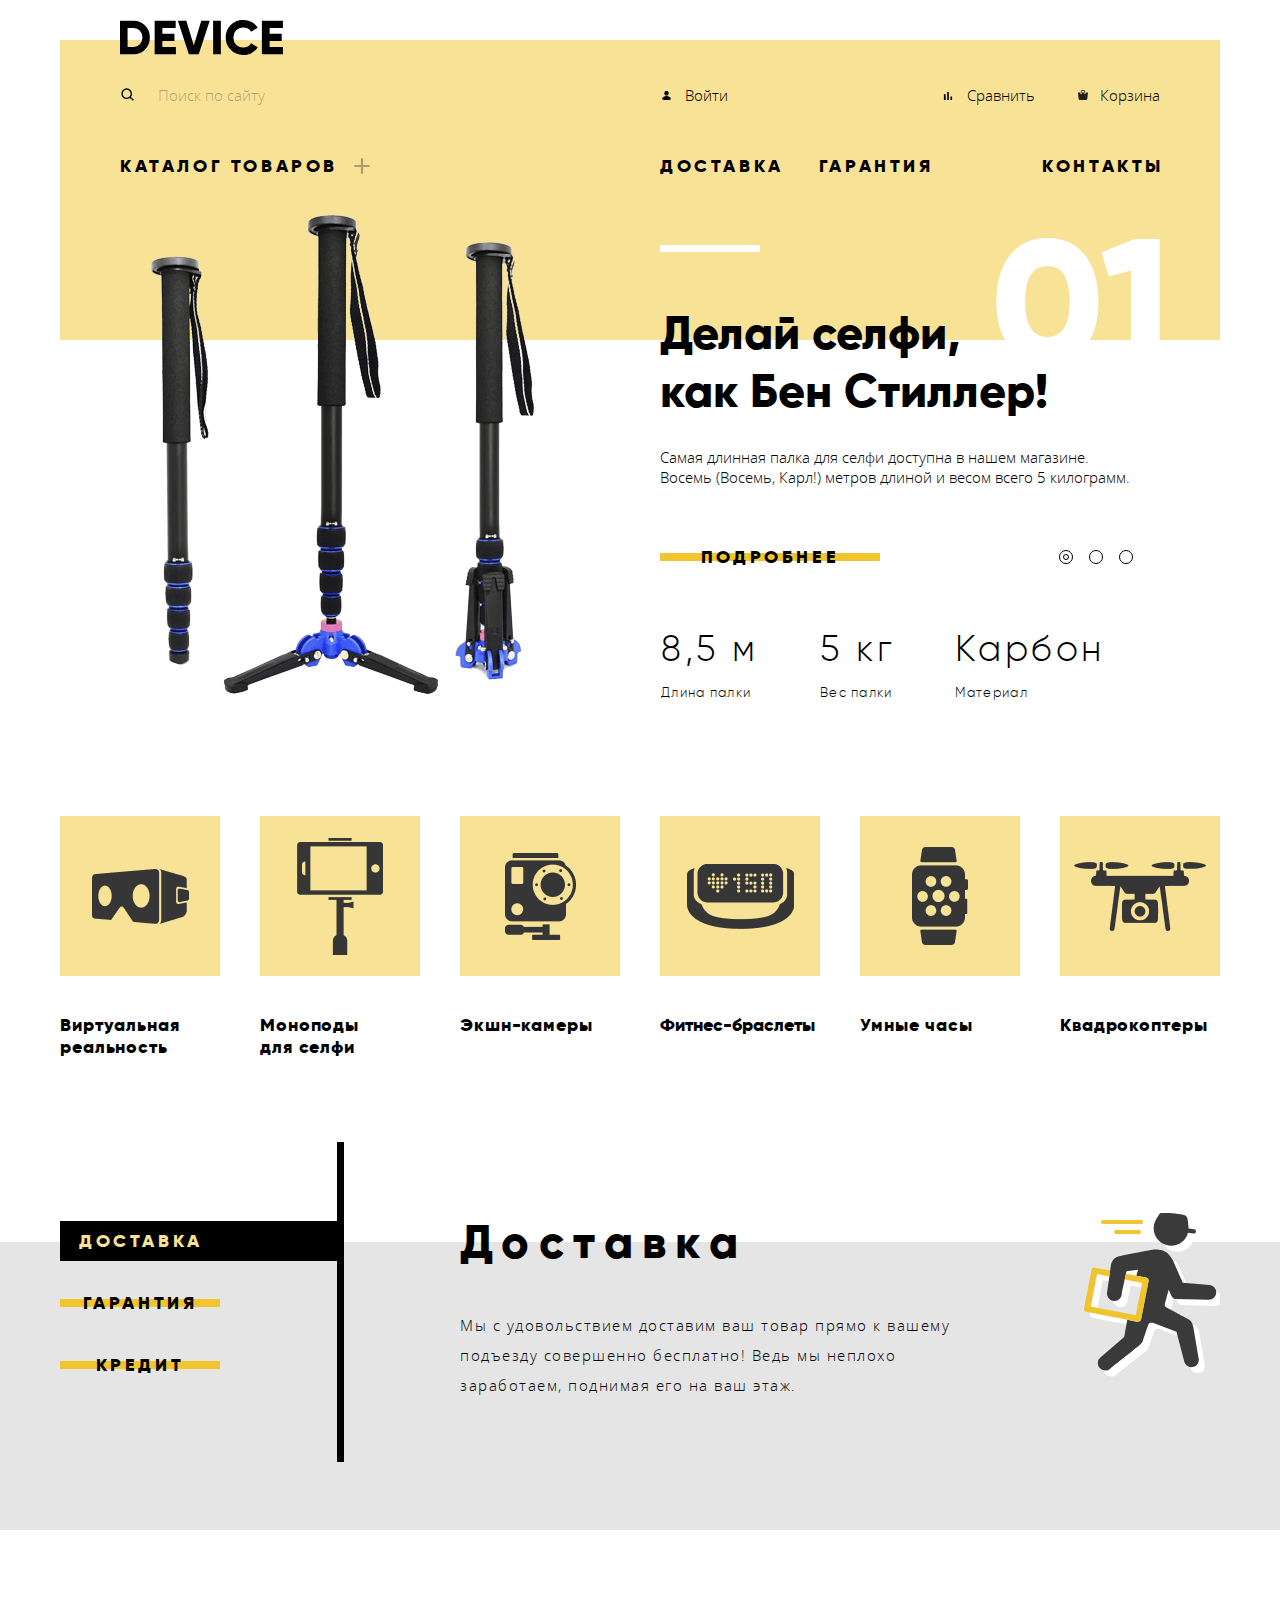
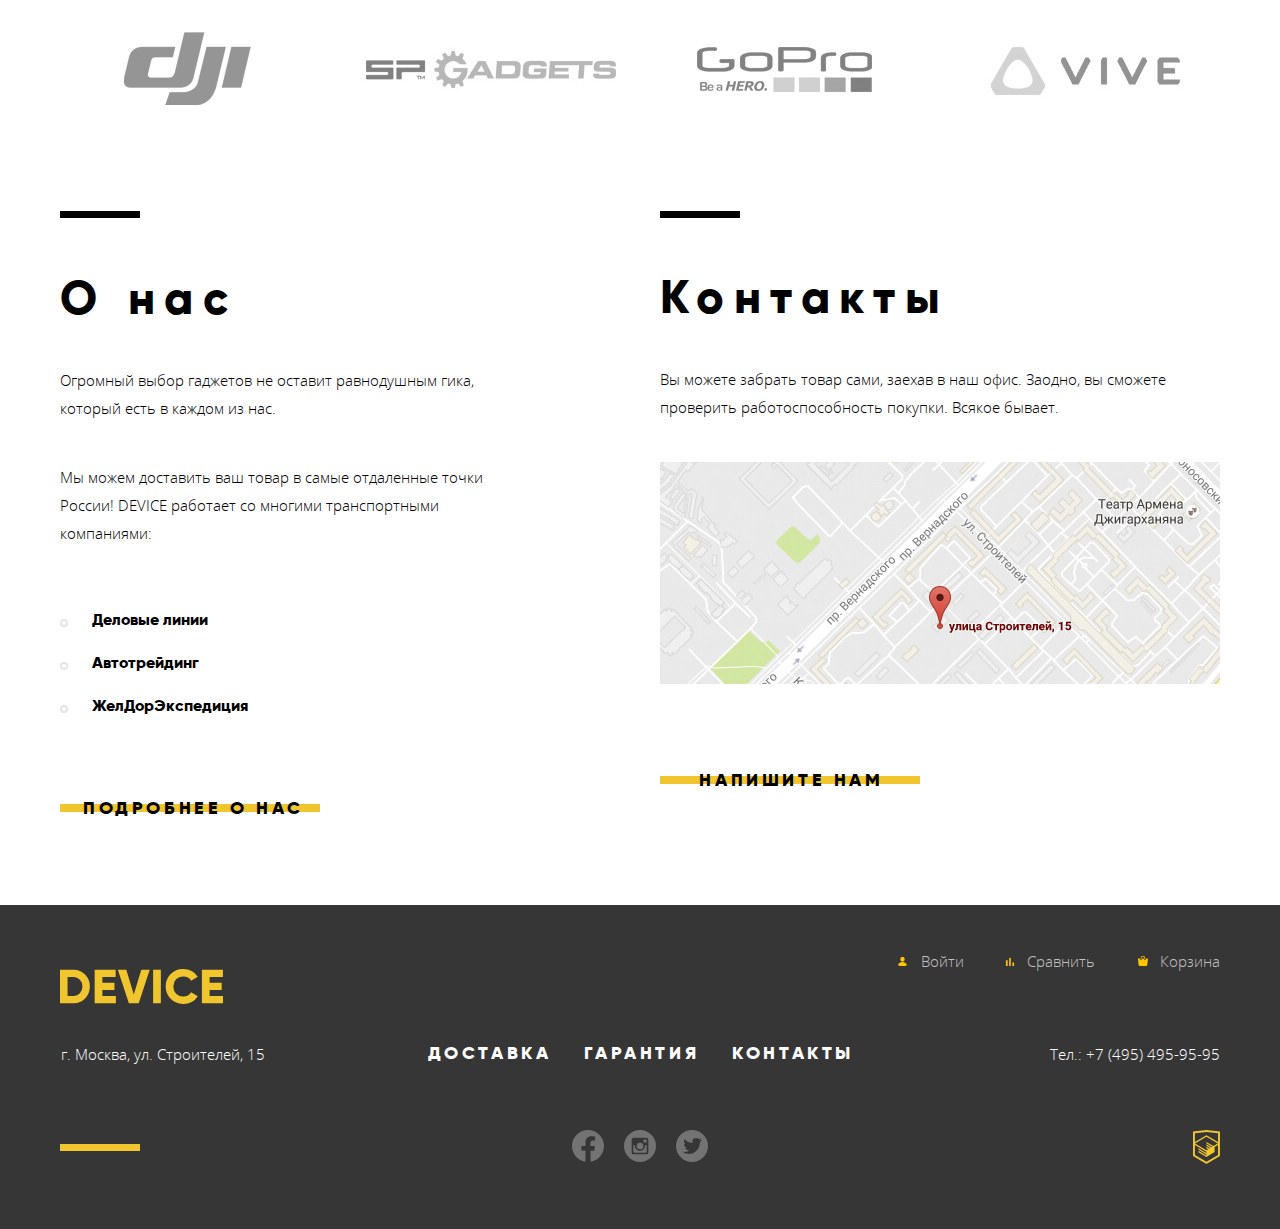
<file: index.html>
<!DOCTYPE html>
<html class="page" lang="ru">
  <head>
    <meta charset="UTF-8" />
    <link rel="shortcut icon" href="/img/favicon.png" type="image/png" />
    <link rel="stylesheet" href="css/normalize.css" />
    <link rel="stylesheet" href="css/style.min.css" />
    <title>Device магазин гаджетов</title>
  </head>
  <body class="page__body">
    <header class="header">
      <h1 class="visually-hidden">Сайт Device</h1>
      <div class="header__container">
        <a class="page-logo header__logo" tabindex="1">
          <img
            class="page-logo__img"
            src="img/icons/icon-logo-header.svg"
            width="163"
            height="35"
            alt="Логотип Device"
          />
        </a>
        <nav class="page-nav">
          <section class="user-nav">
            <h2 class="visually-hidden">Блок пользователя</h2>
            <form
              class="user-nav__form"
              action="https://echo.htmlacademy.ru/"
              method="get"
            >
              <label for="search"></label>
              <input
                class="user-nav__input"
                type="search"
                id="search"
                placeholder="Поиск по сайту"
                aria-label="Поиск по сайту"
              />
              <button class="user-nav__button" type="submit">Найти</button>
            </form>

            <ul class="user-nav__list">
              <li class="user-nav__item user-nav__item--exit">
                <a class="user-nav__link user-nav__link--user" href="#"
                  >Войти</a
                >
              </li>
              <li class="user-nav__item user-nav__item--compare">
                <a class="user-nav__link user-nav__link--compare" href="#"
                  >Сравнить</a
                >
              </li>
              <li class="user-nav__item">
                <a class="user-nav__link user-nav__link--basket" href="#"
                  >Корзина</a
                >
              </li>
            </ul>
          </section>
          <section class="site-nav">
            <h2 class="visually-hidden">Навигация</h2>
            <ul class="site-nav__list">
              <li class="site-nav__item site-nav__item--catalog">
                <a
                  class="site-nav__link site-nav__link--plus"
                  href="catalog.html"
                  >Каталог товаров</a
                >
                <div class="nav-catalog">
                  <ul class="nav-catalog__list">
                    <li class="nav-catalog__item">
                      <a class="nav-catalog__link" href="#"
                        >Виртуальная реальность</a
                      >
                    </li>
                    <li class="nav-catalog__item">
                      <a class="nav-catalog__link" href="#"
                        >Моноподы для селфи</a
                      >
                    </li>
                    <li class="nav-catalog__item">
                      <a class="nav-catalog__link" href="#">Экшн-камеры</a>
                    </li>
                  </ul>
                  <ul class="nav-catalog__list">
                    <li class="nav-catalog__item">
                      <a class="nav-catalog__link" href="#">Фитнес-браслеты</a>
                    </li>
                    <li class="nav-catalog__item">
                      <a class="nav-catalog__link" href="#">Умные часы</a>
                    </li>
                  </ul>
                  <ul class="nav-catalog__list">
                    <li class="nav-catalog__item">
                      <a class="nav-catalog__link" href="#">Квадрокоптер</a>
                    </li>
                  </ul>
                </div>
              </li>
              <li class="site-nav__item site-nav__item--delivery">
                <a class="site-nav__link" href="#">Доставка</a>
              </li>
              <li class="site-nav__item site-nav__item--guarantee">
                <a class="site-nav__link" href="#">Гарантия</a>
              </li>
              <li class="site-nav__item site-nav__item--contacts">
                <a class="site-nav__link" href="#">Контакты</a>
              </li>
            </ul>
          </section>
        </nav>
      </div>
    </header>
    <main>
      <section class="slider">
        <div class="container slider__container">
          <h2 class="visually-hidden">Слайдер</h2>
          <div class="slider__slide slider__slide--1 slider__slide--active">
            <div class="slider__col slider__col--left">
              <img
                class="slider__img slider__img--1"
                src="img/slider-1.png"
                width="384"
                height="486"
                alt="Палка для селфи"
              />
            </div>
            <div class="slider__col slider__col--right">
              <strong class="slider__quote"
                >Делай селфи,<br />
                как Бен Стиллер!
              </strong>
              <p class="slider__text">
                Самая длинная палка для селфи доступна в нашем магазине.<br />
                Восемь (Восемь, Карл!) метров длиной и весом всего 5 килограмм.
              </p>
              <a class="button slider__button" href="#">Подробнее</a>

              <table class="slider__table">
                <tr class="slider__table-row">
                  <th class="slider__table-heading">8,5 м</th>
                  <th class="slider__table-heading">5 кг</th>
                  <th class="slider__table-heading">Карбон</th>
                </tr>
                <tr class="slider__table-row">
                  <td class="slider__table-cell">Длина палки</td>
                  <td class="slider__table-cell">Вес палки</td>
                  <td class="slider__table-cell">Материал</td>
                </tr>
              </table>
            </div>
          </div>
          <div class="slider__slide slider__slide--2">
            <div class="slider__col slider__col--left">
              <img
                class="slider__img slider__img--2"
                src="img/slider-2.png"
                width="345"
                height="485"
                alt="Фитнес-браслеты"
              />
            </div>
            <div class="slider__col slider__col--right">
              <strong class="slider__quote">Худеем правильно!</strong>
              <p class="slider__text">
                Мотивирующие фитнес-браслеты помогут найти в себе силы<br />
                не пропускать занятия и соблюдать диету.
              </p>
              <a class="button slider__button" href="#">Подробнее</a>
              <table class="slider__table">
                <tr class="slider__table-row">
                  <th class="slider__table-heading">48 часов</th>
                </tr>
                <tr class="slider__table-row">
                  <td class="slider__table-cell">Без подзарядки</td>
                </tr>
              </table>
            </div>
          </div>
          <div class="slider__slide slider__slide--3">
            <div class="slider__col slider__col--left">
              <img
                class="slider__img slider__img--3"
                src="img/slider-3.png"
                width="526"
                height="334"
                alt="Квадрокоптер"
              />
            </div>

            <div class="slider__col slider__col--right">
              <strong class="slider__quote"
                >Порхает как бабочка, жалит как пчела!
              </strong>
              <p class="slider__text">
                Этот обычный, на первый взгляд, квадрокоптер оснащен<br />
                мощным лазером, замаскированным под стандартную камеру.
              </p>
              <a class="button slider__button" href="#">Подробнее</a>
              <table class="slider__table">
                <tr class="slider__table-row">
                  <th class="slider__table-heading">800 м</th>
                  <th class="slider__table-heading">50 м</th>
                </tr>
                <tr class="slider__table-row">
                  <td class="slider__table-cell">Дальность полета</td>
                  <td class="slider__table-cell">Радиус поражения</td>
                </tr>
              </table>
            </div>
          </div>
          <div class="slider__controls">
            <div
              class="slider__bullet slider__bullet--active"
              tabindex="0"
              data-number="0"
            ></div>
            <div class="slider__bullet" tabindex="0" data-number="1"></div>
            <div class="slider__bullet" tabindex="0" data-number="2"></div>
          </div>
        </div>
      </section>
      <section class="popular">
        <div class="container">
          <h2 class="visually-hidden">Популярные товары</h2>
          <ul class="popular__list">
            <li class="popular__item">
              <a class="popular__link" href="#">
                <div class="popular__img">
                  <img
                    src="img/popular-1.png"
                    width="97"
                    height="55"
                    alt="Виртуальная реальность"
                  />
                </div>
                <span class="popular__text">Виртуальная реальность</span>
              </a>
            </li>
            <li class="popular__item">
              <a class="popular__link" href="#">
                <div class="popular__img">
                  <img
                    src="img/popular-2.png"
                    width="86"
                    height="117"
                    alt="Монопод для селфи"
                  />
                </div>
                <span class="popular__text"
                  >Моноподы<br />
                  для селфи</span
                >
              </a>
            </li>
            <li class="popular__item">
              <a class="popular__link" href="#">
                <div class="popular__img">
                  <img
                    src="img/popular-3.png"
                    width="71"
                    height="87"
                    alt="Экшн-камеры"
                  />
                </div>
                <span class="popular__text">Экшн-камеры</span>
              </a>
            </li>
            <li class="popular__item">
              <a class="popular__link" href="#">
                <div class="popular__img">
                  <img
                    src="img/popular-4.png"
                    width="107"
                    height="65"
                    alt="Умные часы"
                  />
                </div>
                <span class="popular__text">Фитнес-браслеты</span>
              </a>
            </li>
            <li class="popular__item">
              <a class="popular__link" href="#">
                <div class="popular__img">
                  <img
                    src="img/popular-5.png"
                    width="56"
                    height="98"
                    alt="Квадрокоптеры"
                  />
                </div>
                <span class="popular__text"> Умные часы</span>
              </a>
            </li>

            <li class="popular__item">
              <a class="popular__link" href="#">
                <div class="popular__img">
                  <img
                    src="img/popular-6.png"
                    width="132"
                    height="69"
                    alt="Фитнес-браслеты"
                  />
                </div>
                <span class="popular__text">Квадрокоптеры</span>
              </a>
            </li>
          </ul>
        </div>
      </section>
      <section class="service">
        <div class="container service__container">
          <div class="service__col-left">
            <button
              class="button service__button service__button--active"
              title="Первый слайд"
              data-number="0"
            >
              Доставка
            </button>
            <button
              class="button service__button"
              title="Второй слайд"
              data-number="1"
            >
              Гарантия
            </button>
            <button
              class="button service__button"
              title="Третий слайд"
              data-number="2"
            >
              Кредит
            </button>
          </div>
          <div class="service__col-right">
            <div
              class="service__slide service__slide--1 service__slide--active"
            >
              <h2 class="service__tittle service__tittle--delivery">
                Доставка
              </h2>
              <p class="service__text">
                Мы с удовольствием доставим ваш товар прямо к вашему<br />
                подъезду совершенно бесплатно! Ведь мы неплохо<br />
                заработаем, поднимая его на ваш этаж.
              </p>
            </div>
            <div class="service__slide service__slide--2">
              <h2 class="service__tittle">Гарантия</h2>
              <p class="service__text">
                Если из-за возгорания купленного у нас товара у вас сгорит дом
                —<br />
                не переживайте, мы выдадим вам новый.<br />
                Товар, не дом, конечно же.
              </p>
            </div>
            <div class="service__slide service__slide--3">
              <h2 class="service__tittle">Кредит</h2>
              <p class="service__text">
                Залезть в долговую яму стало проще! Кредитные консультанты<br />
                подберут для вас наиболее выгодные<br />
                условия кредита. Выгодные для нашего банка, разумеется.
              </p>
            </div>
          </div>
        </div>
      </section>
      <section class="logotypes">
        <h2 class="visually-hidden">Логотипы</h2>
        <div class="container logotypes__container">
          <a class="logotypes__link" href="#"
            ><img
              class="logotypes__img"
              src="img/logo-1.png"
              width="260"
              height="100"
              alt="Логотип DJI"
          /></a>
          <a class="logotypes__link" href="#"
            ><img
              class="logotypes__img"
              src="img/logo-2.png"
              width="260"
              height="100"
              alt="Логотип SP Gadgets"
          /></a>
          <a class="logotypes__link" href="#"
            ><img
              class="logotypes__img"
              src="img/logo-3.png"
              width="260"
              height="100"
              alt="Логотип GoPro"
          /></a>
          <a class="logotypes__link" href="#"
            ><img
              class="logotypes__img"
              src="img/logo-4.png"
              width="260"
              height="100"
              alt="Логотип Vive"
          /></a>
        </div>
      </section>

      <div class="container info">
        <section class="about-us">
          <h2 class="about-us__title">О нас</h2>
          <p class="about-us__text">
            Огромный выбор гаджетов не оставит равнодушным гика,<br />
            который есть в каждом из нас.
          </p>
          <p class="about-us__text about-us__text--margin">
            Мы можем доставить ваш товар в самые отдаленные точки<br />
            России! DEVICE работает со многими транспортными компаниями:
          </p>
          <ul class="about-us__list">
            <li class="about-us__item">Деловые линии</li>
            <li class="about-us__item">Автотрейдинг</li>
            <li class="about-us__item">ЖелДорЭкспедиция</li>
          </ul>
          <a href="#" class="button about-us__button">подробнее о нас</a>
        </section>
        <section class="contacts">
          <h2 class="contacts__title">Контакты</h2>
          <p class="contacts__text">
            Вы можете забрать товар сами, заехав в наш офис. Заодно, вы
            сможете<br />
            проверить работоспособность покупки. Всякое бывает.
          </p>

          <a
            class="contacts__map"
            href="map.html"
            aria-label="Магазин находится по адресу: г. Москва, ул. Строителей, 15"
          >
            <img src="img/map.jpg" width="560" height="222" alt="Карта"
          /></a>

          <a href="writeus.html" class="button contacts__button"
            >напишите нам</a
          >
        </section>
      </div>
    </main>

    <footer class="footer">
      <div class="container footer__container">
        <div class="footer__row footer__row--top">
          <a class="footer__logo" href="index.html">
            <img
              class="footer__img"
              src="img/icons/icon-logo-footer.svg"
              width="163"
              height="35"
              alt="Логотип Device"
            />
          </a>
          <ul class="user-nav footer__nav">
            <li class="user-nav__item footer__item">
              <a class="user-nav__link user-nav__link--user" href="#">Войти</a>
            </li>
            <li class="user-nav__item footer__item">
              <a class="user-nav__link user-nav__link--compare" href="#"
                >Сравнить</a
              >
            </li>
            <li class="user-nav__item footer__item">
              <a class="user-nav__link user-nav__link--basket" href="#"
                >Корзина</a
              >
            </li>
          </ul>
        </div>
        <div class="footer__row footer__row--center">
          <address class="footer__address">
            г. Москва, ул. Строителей, 15
          </address>
          <section class="site-nav footer__nav">
            <h2 class="visually-hidden">Навигация</h2>
            <ul class="site-nav__list footer__list">
              <li class="site-nav__item">
                <a class="site-nav__link footer__link" href="#">Доставка</a>
              </li>
              <li class="site-nav__item">
                <a class="site-nav__link footer__link" href="#">Гарантия</a>
              </li>

              <li class="site-nav__item">
                <a class="site-nav__link footer__link" href="#">Контакты</a>
              </li>
            </ul>
          </section>
          <a class="footer__phone" href="tel:+74954959595"
            >Тел.: +7 (495) 495-95-95</a
          >
        </div>
        <div class="footer__row footer__row--bottom">
          <ul class="social footer__social">
            <li class="social__item">
              <a class="social__link" href="#">
                <img
                  src="img/icons/icon-facebook.svg"
                  alt="facebook"
                  width="32"
                  height="32"
                />
              </a>
            </li>
            <li class="social__item">
              <a class="social__link" href="#">
                <img
                  src="img/icons/icon-insagram.svg"
                  alt="Instagram"
                  width="32"
                  height="32"
                />
              </a>
            </li>
            <li class="social__item">
              <a class="social__link" href="#">
                <img
                  src="img/icons/icon-twitter.svg"
                  alt="Twitter"
                  width="32"
                  height="32"
                />
              </a>
            </li>
          </ul>
          <a
            class="footer__icon"
            href="https://htmlacademy.ru/intensive/htmlcss"
          >
            <img
              src="img/icons/icon-html-logo.svg"
              alt="Логотип академии"
              width="27"
              height="34"
            />
          </a>
        </div>
      </div>
    </footer>

    <section class="feedback">
      <h2 class="visually-hidden">Напишите нам</h2>

      <form
        class="feedback__form"
        action="https://echo.htmlacademy.ru/"
        method="post"
      >
        <p>
          <label class="feedback__label" for="user-name"> Ваше имя:</label>
          <input
            class="feedback__input"
            name="name"
            type="text"
            id="user-name"
            placeholder="Имя Фамилия"
          />
        </p>

        <p>
          <label class="feedback__label" for="feedbackEmail">Ваш e-mail:</label>
          <input
            class="feedback__input"
            name="email"
            type="text"
            id="feedbackEmail"
            placeholder="email@example.com"
          />
        </p>

        <p class="feedback__wrapper">
          <label class="feedback__label" for="feedbacktext"
            >Текст письма:</label
          >
          <textarea
            class="feedback__textarea"
            name="message"
            cols="25"
            rows="5"
            id="feedbacktext"
            placeholder="В свободной форме"
          ></textarea>
        </p>

        <button class="button feedback__button" type="submit">Отправить</button>
      </form>
      <button class="button-close feedback__close" type="button"></button>
    </section>
    <section class="map">
      <h2 class="visually-hidden">Карта</h2>
      <iframe
        class="map__interactive"
        src="https://www.google.com/maps/embed?pb=!1m18!1m12!1m3!1d2249.1125488779976!2d37.5274272859175!3d55.68703098053581!2m3!1f0!2f0!3f0!3m2!1i1024!2i768!4f13.1!3m3!1m2!1s0x46b54cf65f5c8955%3A0x694710ccd55501e!2z0YPQuy4g0KHRgtGA0L7QuNGC0LXQu9C10LksIDE1LCDQnNC-0YHQutCy0LAsIDExOTMxMQ!5e0!3m2!1sru!2sru!4v1613976573897!5m2!1sru!2sru"
        width="994"
        height="593"
        allowfullscreen=""
        loading="lazy"
        title="Магазин находится по адресу: г. Москва, ул. Строителей, 15"
      ></iframe>
      <button class="button-close map__close" type="button"></button>
    </section>
    <script src="js/script.min.js"></script>
  </body>
</html>
</file>
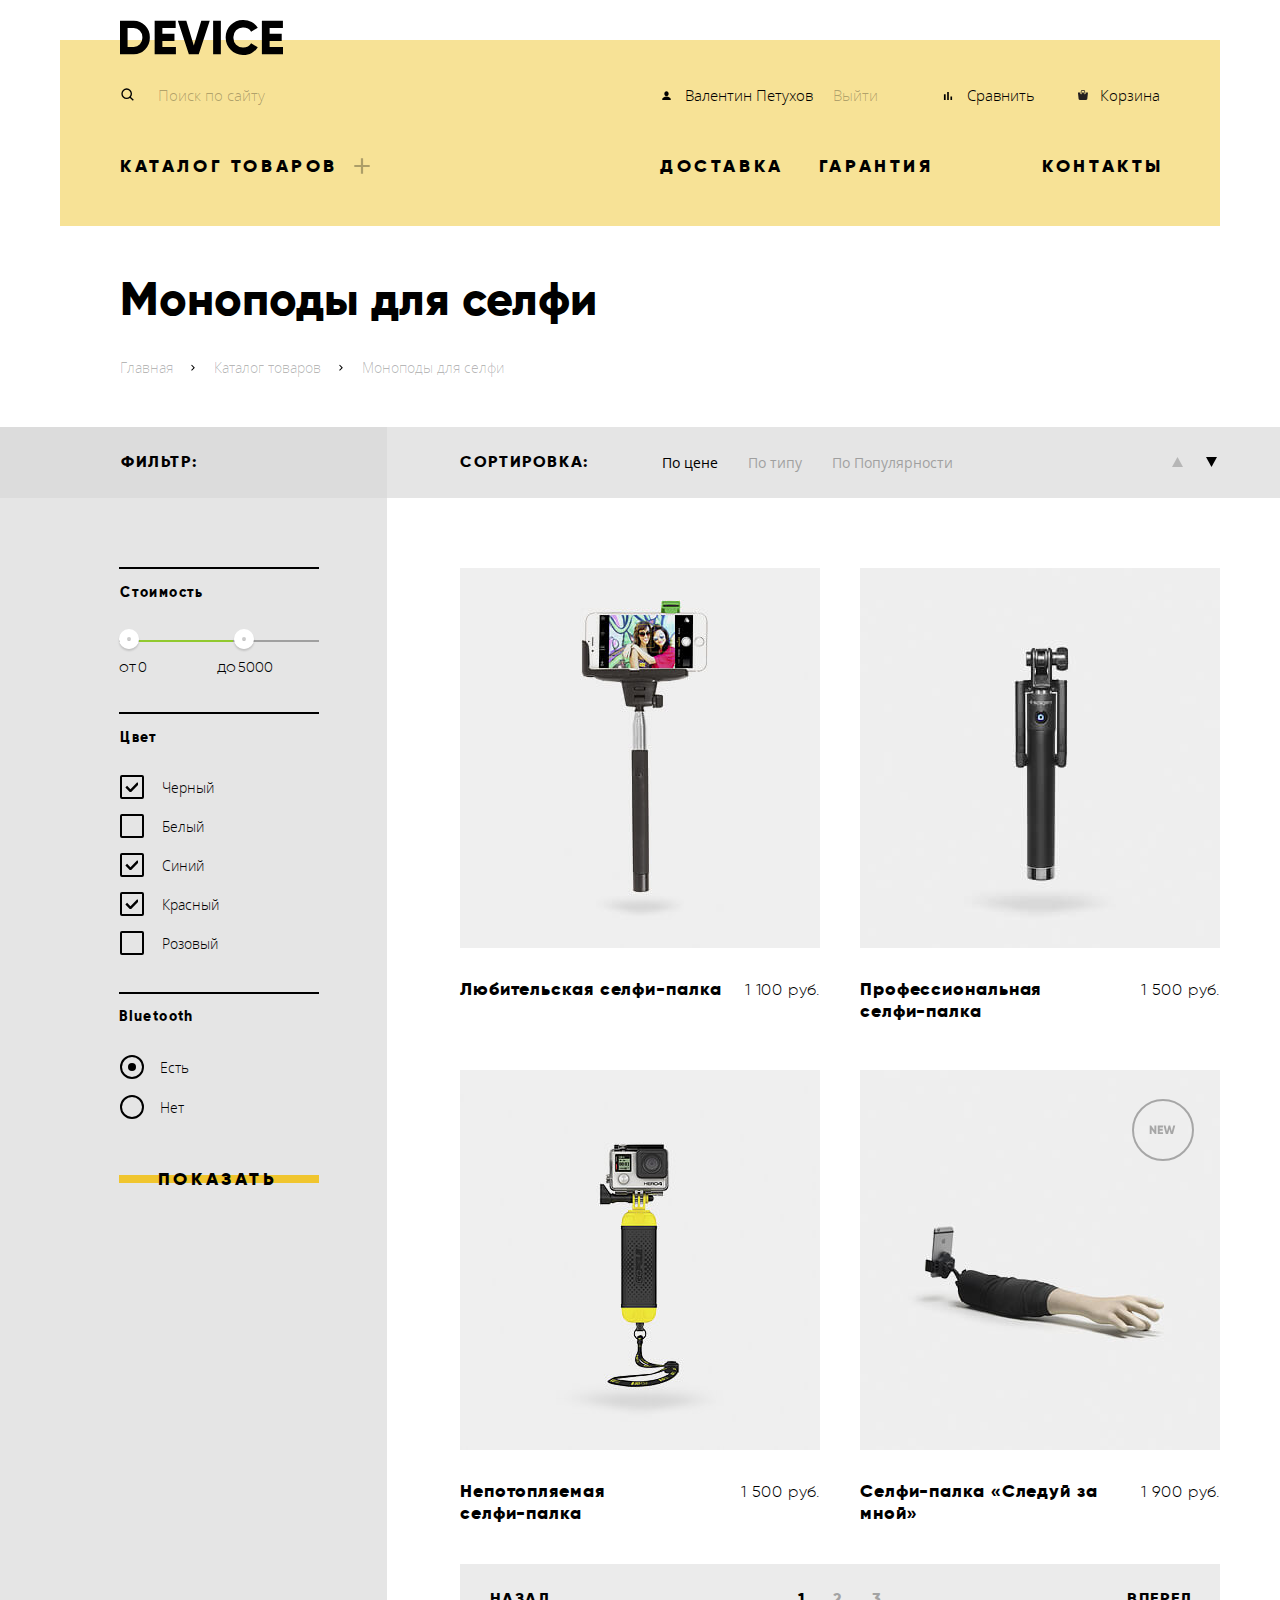
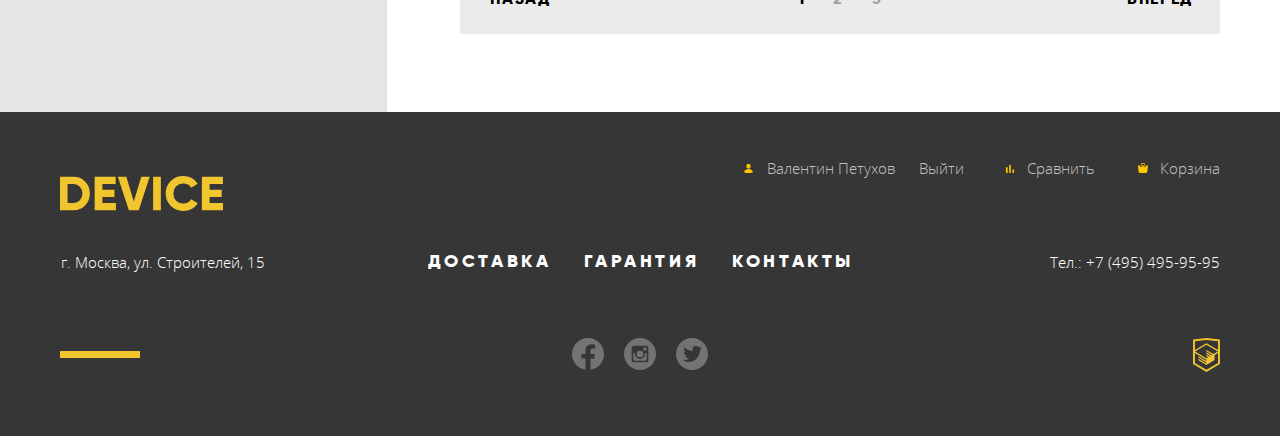
<file: catalog.html>
<!DOCTYPE html>
<html class="page" lang="ru">
  <head>
    <meta charset="UTF-8" />
    <link rel="shortcut icon" href="/img/favicon.png" type="image/png" />
    <link rel="stylesheet" href="css/normalize.css" />
    <link rel="stylesheet" href="css/style.min.css" />
    <title>Device магазин гаджетов</title>
  </head>
  <body class="page__body">
    <header class="header">
      <h1 class="visually-hidden">Сайт девайс</h1>
      <div class="header__container header__container--catalog">
        <a class="page-logo header__logo" href="index.html">
          <img
            class="page-logo__img"
            src="img/icons/icon-logo-header.svg"
            width="163"
            height="35"
            alt="Логотип Divice"
          />
        </a>
        <nav class="page-nav">
          <section class="user-nav">
            <h2 class="visually-hidden">Блок пользователя</h2>
            <form
              class="user-nav__form"
              action="https://echo.htmlacademy.ru/"
              method="get"
            >
              <label for="search"></label>
              <input
                class="user-nav__input"
                type="search"
                id="search"
                placeholder="Поиск по сайту"
              />
              <button class="user-nav__button" type="submit">Найти</button>
            </form>

            <ul class="user-nav__list user-nav__list--catalog">
              <li class="user-nav__item">
                <a href="#" class="user-nav__link user-nav__link--name"
                  >Валентин Петухов</a
                >
                <a class="user-nav__link user-nav__link--exit" href="#"
                  >Выйти</a
                >
              </li>
              <li class="user-nav__item user-nav__item--compare">
                <a class="user-nav__link user-nav__link--compare" href="#"
                  >Сравнить</a
                >
              </li>
              <li class="user-nav__item">
                <a class="user-nav__link user-nav__link--basket" href="#"
                  >Корзина</a
                >
              </li>
            </ul>
          </section>
          <section class="site-nav">
            <h2 class="visually-hidden">Навигация</h2>
            <ul class="site-nav__list">
              <li class="site-nav__item">
                <a
                  class="site-nav__link site-nav__link--plus"
                  href="catalog.html"
                  >Каталог товаров</a
                >
                <div class="nav-catalog">
                  <ul class="nav-catalog__list">
                    <li class="nav-catalog__item">
                      <a class="nav-catalog__link" href="#"
                        >Виртуальная реальность</a
                      >
                    </li>
                    <li class="nav-catalog__item">
                      <a class="nav-catalog__link" href="#"
                        >Моноподы для селфи</a
                      >
                    </li>
                    <li class="nav-catalog__item">
                      <a class="nav-catalog__link" href="#">Экшн-камеры</a>
                    </li>
                  </ul>
                  <ul class="nav-catalog__list">
                    <li class="nav-catalog__item">
                      <a class="nav-catalog__link" href="#">Фитнес-браслеты</a>
                    </li>
                    <li class="nav-catalog__item">
                      <a class="nav-catalog__link" href="#">Умные часы</a>
                    </li>
                  </ul>
                  <ul class="nav-catalog__list">
                    <li class="nav-catalog__item">
                      <a class="nav-catalog__link" href="#">Квадрокоптеры</a>
                    </li>
                  </ul>
                </div>
              </li>
              <li class="site-nav__item site-nav__item--delivery">
                <a class="site-nav__link" href="#">Доставка</a>
              </li>
              <li class="site-nav__item site-nav__item--guarantee">
                <a class="site-nav__link" href="#">Гарантия</a>
              </li>
              <li class="site-nav__item site-nav__item--contacts">
                <a class="site-nav__link" href="#">Контакты</a>
              </li>
            </ul>
          </section>
        </nav>
      </div>
    </header>
    <main class="page-catalog">
      <div class="page-catalog__header container">
        <h2 class="page-title page-catalog__title">Моноподы для селфи</h2>

        <ul class="breadcrumbs">
          <li class="breadcrumbs__item">
            <a class="breadcrumbs__link" href="index.html">Главная</a>
          </li>
          <li class="breadcrumbs__item">
            <a class="breadcrumbs__link" href="catalog.html">Каталог товаров</a>
          </li>
          <li class="breadcrumbs__item breadcrumbs__item--last">
            <a class="breadcrumbs__link"> Моноподы для селфи</a>
          </li>
        </ul>
      </div>
      <div class="catalog-columns container">
        <div class="catalog-col catalog-col-left">
          <section class="catalog-filter">
            <div class="catalog-filter__header">
              <h2 class="catalog-filter__title">Фильтр:</h2>
            </div>
            <form
              class="catalog-filter__form"
              method="get"
              action="https://echo.htmlacademy.ru"
            >
              <div class="catalog-filter__item catalog-filter__group">
                <h3 class="catalog-filter__legend">Стоимость</h3>
                <div class="catalog-filter__range">
                  <div class="catalog-filter__controls">
                    <div class="catalog-filter__scale">
                      <div class="catalog-filter__bar"></div>
                    </div>
                    <div class="toggle toggle-min"></div>
                    <div class="toggle toggle-max"></div>
                  </div>
                  <div class="price-controls">
                    <label class="min-price">
                      от <input type="number" name="min-price" value="0" />
                    </label>
                    <label class="max-price">
                      до <input type="number" name="max-price" value="5000" />
                    </label>
                  </div>
                </div>
              </div>
              <div class="product-color catalog-filter__group">
                <h3 class="product-color__title">Цвет</h3>
                <ul class="product-color__list">
                  <li class="product-color__item">
                    <input
                      class="product-color__input visually-hidden"
                      type="checkbox"
                      name="black"
                      id="black"
                      checked
                    />
                    <label class="product-color__label" for="black"
                      >Черный</label
                    >
                  </li>
                  <li class="product-color__item">
                    <input
                      class="product-color__input visually-hidden"
                      type="checkbox"
                      name="white"
                      id="white"
                    />
                    <label class="product-color__label" for="white"
                      >Белый</label
                    >
                  </li>
                  <li class="product-color__item">
                    <input
                      class="product-color__input visually-hidden"
                      type="checkbox"
                      name="blue"
                      id="blue"
                      checked
                    />
                    <label class="product-color__label" for="blue">Синий</label>
                  </li>
                  <li class="product-color__item">
                    <input
                      class="product-color__input visually-hidden"
                      type="checkbox"
                      name="red"
                      id="red"
                      checked
                    />
                    <label class="product-color__label" for="red"
                      >Красный</label
                    >
                  </li>
                  <li class="product-color__item">
                    <input
                      class="product-color__input visually-hidden"
                      type="checkbox"
                      name="pink"
                      id="pink"
                    />
                    <label class="product-color__label" for="pink"
                      >Розовый</label
                    >
                  </li>
                </ul>
              </div>
              <div class="product-functions catalog-filter__group">
                <h3 class="product-functions__title">Bluetooth</h3>
                <ul class="product-functions__list">
                  <li class="product-functions__item">
                    <input
                      class="visually-hidden product-functions__input"
                      type="radio"
                      name="Bluetooth"
                      id="yes"
                      value="yes"
                      checked
                    />
                    <label class="product-functions__label" for="yes"
                      >Есть</label
                    >
                  </li>
                  <li class="product-functions__item">
                    <input
                      class="visually-hidden product-functions__input"
                      type="radio"
                      name="Bluetooth"
                      value="no"
                      id="no"
                    />
                    <label class="product-functions__label" for="no">Нет</label>
                  </li>
                </ul>
              </div>
              <button class="button button__filter" type="submit">
                Показать
              </button>
            </form>
          </section>
        </div>
        <div class="catalog-col catalog-col-right">
          <section class="sorting">
            <div class="sorting__container">
              <h2 class="sorting__title">Сортировка:</h2>
              <ul class="sorting__list">
                <li class="sorting__item">
                  <a class="sorting__link" href="#">По цене</a>
                </li>
                <li class="sorting__item">
                  <a class="sorting__link sorting__link--type" href="#"
                    >По типу</a
                  >
                </li>
                <li class="sorting__item">
                  <a class="sorting__link sorting__link--type" href="#"
                    >По Популярности</a
                  >
                </li>
              </ul>
              <div class="button-sorting">
                <a
                  href="#"
                  class="button-sorting__button button-sorting__button--up"
                  ><span class="visually-hidden">По возрастанию</span>
                </a>
                <a
                  href="#"
                  class="button-sorting__button button-sorting__button--down"
                  ><span class="visually-hidden">По убыванию</span>
                </a>
              </div>
            </div>
          </section>
          <section class="products">
            <h2 class="visually-hidden">Продукты</h2>
            <article class="products__item">
              <h2 class="visually-hidden">Любительская селфи-палка</h2>
              <img
                class="products__img"
                src="img/product-1.jpg"
                alt="Любительская селфи-палка"
                width="360"
                height="380"
              />
              <div class="products__details">
                <a class="products__link" href="#">Любительская селфи-палка</a>
                <span class="products__price">1 100 руб.</span>
              </div>
              <div class="products__actions">
                <button class="button button__basket">в корзину</button>
                <button class="button__comparison">Добавить к сравнению</button>
              </div>
            </article>
            <article class="products__item">
              <h2 class="visually-hidden">Профессиональная селфи-палка</h2>
              <img
                class="products__img"
                src="img/product-2.jpg"
                alt="Профессиональная
                селфи-палка "
                width="360"
                height="380"
              />
              <div class="products__details">
                <a class="products__link" href="#">
                  Профессиональная<br />
                  селфи-палка</a
                >
                <span class="products__price">1 500 руб.</span>
              </div>
              <div class="products__actions">
                <button class="button button__basket">в корзину</button>
                <button class="button__comparison">Добавить к сравнению</button>
              </div>
            </article>
            <article class="products__item">
              <h2 class="visually-hidden">Непотопляемая селфи-палка</h2>
              <img
                class="products__img"
                src="img/product-3.jpg"
                alt="Непотопляемая селфи-палка"
                width="360"
                height="380"
              />
              <div class="products__details">
                <a class="products__link" href="#"
                  >Непотопляемая<br />
                  селфи-палка</a
                >
                <span class="products__price">1 500 руб.</span>
              </div>
              <div class="products__actions">
                <button class="button button__basket">в корзину</button>
                <button class="button__comparison">Добавить к сравнению</button>
              </div>
            </article>
            <article class="products__item products__item--new">
              <h2 class="visually-hidden">Селфи-палка Следуй за мной</h2>
              <img
                class="products__img"
                src="img/product-4.jpg"
                alt="Селфи-палка «Следуй за мной»"
                width="360"
                height="380"
              />
              <div class="products__details">
                <a class="products__link" href="#"
                  >Селфи-палка «Следуй за мной»
                </a>
                <span class="products__price">1 900 руб.</span>
              </div>
              <div class="products__actions">
                <button class="button button__basket">в корзину</button>
                <button class="button__comparison">Добавить к сравнению</button>
              </div>
            </article>
          </section>
          <div class="pagination">
            <button class="pagination__button">Назад</button>
            <ul class="pagination__list">
              <li class="pagination__item">
                <button class="pagination__number pagination__number--one">
                  1
                </button>
              </li>
              <li class="pagination__item">
                <button class="pagination__number pagination__number--two">
                  2
                </button>
              </li>
              <li class="pagination__item">
                <button class="pagination__number pagination__number--three">
                  3
                </button>
              </li>
            </ul>
            <button class="pagination__button">Вперед</button>
          </div>
        </div>
      </div>
    </main>

    <footer class="footer footer__catalog">
      <div class="container footer__container">
        <div class="footer__row footer__row--top">
          <a class="footer__logo" href="index.html">
            <img
              class="footer__img"
              src="img/icons/icon-logo-footer.svg"
              width="163"
              height="35"
              alt="Логотип Device"
            />
          </a>
          <ul class="user-nav footer__nav">
            <li class="user-nav__item footer__item">
              <a class="user-nav__link user-nav__link--user"
                >Валентин Петухов</a
              >
              <a class="user-nav__link user-nav__link--color" href="#">Выйти</a>
            </li>
            <li class="user-nav__item footer__item">
              <a class="user-nav__link user-nav__link--compare" href="#"
                >Сравнить</a
              >
            </li>
            <li class="user-nav__item footer__item">
              <a class="user-nav__link user-nav__link--basket" href="#"
                >Корзина</a
              >
            </li>
          </ul>
        </div>
        <div class="footer__row footer__row--center">
          <address class="footer__address">
            г. Москва, ул. Строителей, 15
          </address>
          <section class="site-nav footer__nav">
            <h2 class="visually-hidden">Навигация</h2>
            <ul class="site-nav__list footer__list">
              <li class="site-nav__item">
                <a class="site-nav__link footer__link" href="#">Доставка</a>
              </li>
              <li class="site-nav__item">
                <a class="site-nav__link footer__link" href="#">Гарантия</a>
              </li>

              <li class="site-nav__item">
                <a class="site-nav__link footer__link" href="#">Контакты</a>
              </li>
            </ul>
          </section>
          <a class="footer__phone" href="tel:+74954959595"
            >Тел.: +7 (495) 495-95-95</a
          >
        </div>
        <div class="footer__row footer__row--bottom">
          <ul class="social footer__social">
            <li class="social__item">
              <a class="social__link" href="#">
                <img
                  src="img/icons/icon-facebook.svg"
                  alt="facebook"
                  width="32"
                  height="32"
                />
              </a>
            </li>
            <li class="social__item">
              <a class="social__link" href="#">
                <img
                  src="img/icons/icon-insagram.svg"
                  alt="Instagram"
                  width="32"
                  height="32"
                />
              </a>
            </li>
            <li class="social__item">
              <a class="social__link" href="#">
                <img
                  src="img/icons/icon-twitter.svg"
                  alt="Twitter"
                  width="32"
                  height="32"
                />
              </a>
            </li>
          </ul>
          <a
            class="footer__icon"
            href="https://htmlacademy.ru/intensive/htmlcss"
          >
            <img
              src="img/icons/icon-html-logo.svg"
              alt="Логотип академии"
              width="27"
              height="34"
            />
          </a>
        </div>
      </div>
    </footer>
  </body>
</html>
</file>
<file: css/style.min.css>
:root{--basic-black-color:#000000;--basic-white-color:#ffffff;--dark-color:#363636;--basic-grey-color:#464646;--half-grey-color:#7e7e7e;--grey-light-color:#e5e5e5;--basic-special-yellow-color:#f7e296;--special-green:#91c92f;--special-yellow-dark:#f0c52e;--grey-shade:#f2f2f2;--grey-pagination:#ebebeb;--grey-catalog-filter:#dcdcdc;--transparent-color:transparent;--opasity-color:rgba(0, 0, 0, 0.3);--opasity-black-color:rgba(0, 0, 0, 0.6);--gery-opasity-color:rgba(255, 255, 255, 0.7);--basic-grey-opasity:rgba(255, 255, 255, 0.3);--shadow-color:rgba(0, 0, 0, 0.15);--dark-opasity:rgba(0, 0, 0, 0.4);--bradcrumbs-opacity:rgba(0, 0, 0, 0.1);--toggle-color:#c4c4c4c4;--background-products:rgba(238, 238, 238, 0.7);--color-pagination:#d9d9d9;--feedback-color:#eaeaea;--invalid-color:#f6dada;--basic-font:"Gilroy","Arial",sans-serif;--second-font:"Open Sans","Tahoma",sans-serif}@font-face{font-family:Gilroy;font-weight:800;font-style:normal;src:local("Gilroy"),url(../fonts/gilroyextrabold.woff2) format("woff2"),url(../fonts/gilroyextrabold.woff) format("woff")}@font-face{font-family:Gilroy;font-weight:300;font-style:normal;src:local("Gilroy"),url(../fonts/gilroylight.woff2) format("woff2"),url(../fonts/gilroylight.woff) format("woff")}@font-face{font-family:"Open Sans";font-weight:400;font-style:normal;src:local("Open Sans"),url(../fonts/opensans.woff2) format("woff2"),url(../fonts/opensans.woff) format("woff")}@font-face{font-family:"Open Sans";font-weight:300;font-style:normal;src:local("Open Sans"),url(../fonts/opensanslight.woff2) format("woff2"),url(../fonts/opensanslight.woff) format("woff")}.page{height:100%}.page__body{display:grid;min-height:100%;grid-template-rows:min-content 1fr min-content;font-family:var(--basic-font)}a{text-decoration:none}.about-us__list,.breadcrumbs,.nav-catalog__list,.pagination__list,.popular__list,.product-color__list,.product-functions__list,.site-nav__list,.slider__list,.social,.sorting__list,.user-nav,.user-nav__list{margin:0;padding:0;list-style-type:none}.visually-hidden{position:absolute;clip:rect(1px,1px,1px,1px);padding:0;border:0;height:1px;width:1px;overflow:hidden}.container{max-width:1200px;box-sizing:border-box;padding:0 20px;margin:0 auto}.base-title{font-weight:800;font-size:47px;line-height:58px}.button{position:relative;display:inline-block;box-sizing:border-box;vertical-align:top;padding:9px 0;font-size:18px;line-height:22px;letter-spacing:.2em;text-transform:uppercase;font-family:inherit;font-weight:800;color:var(--basic-black-color);text-align:center;border:none;background-color:var(--transparent-color);cursor:pointer}.button:focus::before{height:100%}.button::before{position:absolute;content:"";z-index:-1;top:50%;left:0;width:100%;height:8px;background:var(--special-yellow-dark);transform:translateY(-50%);transition:all .3s ease}.button:hover::before{height:100%}.button:active{color:var(--opasity-color)}.header{margin-top:40px}.header__container{position:relative;min-height:300px;width:1160px;margin-left:auto;margin-right:auto;padding:0 60px;box-sizing:border-box;background-color:var(--basic-special-yellow-color)}.header__container--catalog{min-height:186px}.header__logo{display:inline-block;vertical-align:top;margin-top:-20px}.page-logo__img{width:163px;height:35px;cursor:pointer;transition:all .3s ease}.user-nav{display:grid;grid-template-columns:1fr 1fr;margin-top:10px}.user-nav__form{position:relative;width:max-content}.user-nav__list{display:flex;align-items:center;padding-left:20px;flex-wrap:wrap}.user-nav__input{padding:5px 10px 3px 38px;min-width:356px;height:50px;font-family:var(--second-font);font-size:15px;line-height:20px;font-weight:300;background-image:url(../img/icons/icon-search.svg);background-color:var(--transparent-color);border:none;background-repeat:no-repeat;background-position:1px 19px;cursor:pointer;transition:color .3s ease}.user-nav__input::placeholder{color:var(--opasity-color)}.user-nav__input::-moz-placeholder{color:var(--opasity-color)}.user-nav__input:hover::placeholder{color:var(--opasity-black-color)}.user-nav__input:hover::-moz-placeholder{color:var(--opasity-black-color)}.user-nav__input:focus{outline:0}.user-nav__button{box-sizing:border-box;width:84px;height:50px;margin-left:-5px;font-family:var(--second-font);font-weight:300;font-size:15px;line-height:20px;text-transform:uppercase;color:var(--basic-black-color);background-color:var(--transparent-color);border:2px solid var(--basic-black-color);opacity:0;pointer-events:none;cursor:pointer}.user-nav__button::before{position:absolute;content:"";left:0;bottom:0;width:100%;height:2px;background-color:var(--basic-black-color)}.user-nav__input:focus~.user-nav__button{opacity:1;pointer-events:all}.user-nav__item--compare{margin-left:auto;margin-right:40px}.user-nav__item--basket{margin-left:40px}.user-nav__button:hover{color:var(--basic-white-color);background-color:var(--basic-black-color)}.user-nav__button:focus{color:var(--basic-white-color);outline:0;opacity:1;background-color:var(--basic-black-color);pointer-events:all}.user-nav__button:active{color:var(--basic-grey-opasity)}.user-nav__link{position:relative;padding-left:25px;font-family:var(--second-font);font-size:15px;line-height:20px;font-weight:300;color:var(--basic-black-color);transition:opacity .3s ease;cursor:pointer}.user-nav__link:hover{opacity:.6}.user-nav__link:active{opacity:.3}.user-nav__link::before{position:absolute;content:"";top:50%;left:0;transform:translateY(-50%)}.user-nav__link--exit{padding-left:16px;color:var(--opasity-color)}.user-nav__link--user::before{content:"";top:10px;left:2px;width:9px;height:9px;background-image:url(../img/icons/icon-exit.svg)}.user-nav__link--compare::before{top:11px;left:1px;width:10px;height:10px;background:url(../img/icons/icon-compare.svg)}.user-nav__link--basket::before{left:3px;width:10px;height:10px;background:url(../img/icons/icon-cart.svg)}.user-nav__link--name::after{position:absolute;content:"";top:6px;left:2px;width:9px;height:9px;background-image:url(../img/icons/icon-exit.svg);background-repeat:no-repeat}.site-nav{margin-top:35px}.site-nav__list{display:grid;grid-template-columns:50% min-content min-content 1fr}.site-nav__link:focus~.nav-catalog,.site-nav__link:hover~.nav-catalog{opacity:1;pointer-events:all}.site-nav__item--delivery{margin-right:35px;margin-left:20px}.site-nav__item--contacts{justify-self:end;margin-right:-4px}.site-nav__link{position:relative;font-family:var(--basic-font);font-weight:800;font-size:18px;line-height:22px;color:var(--basic-black-color);letter-spacing:.2em;text-transform:uppercase;transition:color .3s ease}.site-nav__link:hover{opacity:.6}.site-nav__link:active{opacity:.3}.site-nav__link--plus:hover{color:var(--opasity-black-color);opacity:1}.site-nav__link--plus:active{color:var(--opasity-color);opacity:1}.site-nav__link--plus::after{position:absolute;top:2px;right:-31px;content:url(../img/icons/icon-plus.svg);width:15px;height:15px;background-repeat:no-repeat}.nav-catalog{position:absolute;left:0;right:0;z-index:1;display:flex;height:164px;padding-left:60px;background:var(--basic-special-yellow-color);opacity:0;pointer-events:none}.nav-catalog:focus,.nav-catalog:hover{opacity:1;pointer-events:all}.nav-catalog__link{font-family:var(--second-font);font-size:15px;line-height:20px;font-weight:300;color:var(--basic-black-color);transition:opacity .3s ease}.nav-catalog__link:hover{opacity:.6}.nav-catalog__link:active{opacity:.3}.nav-catalog__list{margin-right:63px;padding-top:30px}.nav-catalog__item{margin-bottom:16px}.slider{position:relative}.slider__container{position:relative}.slider__img--1{margin:-129px 0 0 90px}.slider__img--2{margin:-129px 0 0 90px}.slider__img--3{margin:-50px 0 0 20px}.slider__col--right{position:relative;margin-top:-36px;padding-left:20px}.slider__col--right::before{position:absolute;content:"";top:-59px;width:100px;height:7px;background:var(--basic-white-color)}.slider__slide{position:relative;display:none;grid-template-columns:1fr 1fr}.slider__slide--active{display:grid}.slider__slide::before{position:absolute;color:var(--basic-white-color);font-family:var(--basic-font);font-weight:800;font-size:179px;line-height:219px;text-transform:uppercase}.slider__slide--1::before{content:"01";right:48px;top:-147px}.slider__slide--2::before{content:"02";right:48px;top:-147px}.slider__slide--3::before{content:"03";right:48px;top:-147px}.slider__quote{font-family:var(--basic-font);font-weight:800;font-size:47px;line-height:58px;color:var(--basic-black-color)}.slider__text{margin-top:27px;font-family:var(--second-font);font-weight:300;font-size:15px;line-height:20px;color:var(--basic-black-color)}.slider__button{margin-top:35px;width:220px}.slider__table{margin-top:50px;border-collapse:collapse}.slider__table-heading{padding-right:60px;padding-bottom:14px;font-family:var(--basic-font);font-weight:300;font-size:36px;line-height:42px;letter-spacing:.1em;color:var(--basic-black-color)}.slider__table-cell{font-family:var(--basic-font);font-weight:300;font-size:13px;line-height:15px;letter-spacing:.1em;color:var(--basic-black-color)}.slider__controls{position:absolute;top:210px;right:107px;display:flex;align-items:center}.slider__bullet{position:relative;display:block;width:12px;height:12px;border:1px solid var(--basic-black-color);border-radius:50%;background:var(--transparent-color);cursor:pointer}.slider__bullet--active::before{position:absolute;content:"";top:50%;left:50%;width:6px;height:6px;box-sizing:border-box;border:1px solid var(--basic-black-color);border-radius:50%;transform:translate(-50%,-50%)}.slider__bullet:not(:last-child){margin-right:16px}.slider__bullet:focus{outline:0;box-shadow:0 0 0 1px var(--basic-black-color)}.popular{min-height:407px;padding-top:115px;padding-bottom:49px;box-sizing:border-box}.popular__img{display:flex;justify-content:center;align-items:center;height:160px;background:var(--basic-special-yellow-color);transition:all .3s ease}.popular__img:hover{background:var(--special-yellow-dark)}.popular__link:active .popular__text{color:var(--opasity-color)}.popular__link:active img{opacity:.3}.popular__list{display:grid;grid-template-columns:repeat(6,1fr);column-gap:40px}.popular__item{width:160px}.popular__text{display:inline-block;margin-top:38px;vertical-align:top;font-family:var(--basic-font);font-weight:800;font-size:18px;line-height:22px;letter-spacing:.05em;color:var(--basic-black-color)}.popular__item:nth-child(4) .popular__text{letter-spacing:0}.service{position:relative;min-height:288px;margin-top:34px}.service::before{position:absolute;content:"";top:100px;z-index:-1;min-width:100%;height:288px;background:var(--grey-light-color)}.service__container{display:grid;grid-template-columns:284px 1fr}.service__col-left{padding-top:79px;padding-bottom:55px;border-right:7px solid var(--basic-black-color)}.service__col-right{position:relative;padding-top:32px;padding-left:116px}.service__slide{display:none;background-repeat:no-repeat;background-position:right 0}.service__slide--1{background-image:url(../img/delivery.svg)}.service__slide--2{background-image:url(../img/warranty.svg)}.service__slide--3{background-image:url(../img/credit.svg)}.service__slide--active{display:block}.service__button.service__button--active{width:100%;padding-left:19px;background:var(--basic-black-color);color:var(--basic-special-yellow-color);text-align:left}.service__button:active,.service__button:focus{outline:0}.service__button{display:block;width:160px;margin-bottom:22px}.service__tittle{font-family:var(--basic-font);font-weight:800;font-size:47px;line-height:58px;letter-spacing:.2em;color:var(--basic-black-color)}.service__text{font-family:var(--second-font);font-weight:300;font-size:15px;line-height:30px;letter-spacing:.1em;color:var(--basic-black-color)}.logotypes{min-height:100px;margin-top:158px}.logotypes__container{display:flex;justify-content:space-between}.logotypes__img{filter:saturate(0) opacity(50%);transition:.3s ease}.logotypes img:hover{filter:none}.page-logo__img:hover{opacity:.6}.page-logo__img:active{opacity:.3}.info{display:grid;grid-template-columns:1fr 1fr;grid-gap:127px;margin-top:109px}.about-us{position:relative;width:473px}.about-us::before{position:absolute;content:"";top:-23px;width:80px;height:7px;background:var(--basic-black-color)}.about-us__title{margin-top:35px;font-family:var(--basic-font);font-weight:800;font-size:47px;line-height:58px;letter-spacing:.2em;color:var(--basic-black-color)}.about-us__text{font-family:var(--second-font);font-weight:300;font-size:15px;line-height:28px;color:var(--basic-black-color)}.about-us__text--margin{margin-top:41px}.about-us__list{margin-top:59px}.about-us__item{position:relative;margin-bottom:15px;padding-left:32px;font-family:var(--basic-font);font-weight:800;font-size:16px;line-height:28px;color:var(--basic-black-color)}.about-us__item::before{position:absolute;content:"";left:0;top:13px;box-sizing:border-box;width:8px;height:8px;border-radius:50%;border:2px solid var(--grey-light-color)}.about-us__button{margin-top:53px;width:260px;padding-left:7px}.contacts{position:relative;width:560px}.contacts__title{margin-top:34px;font-family:var(--basic-font);font-weight:800;font-size:47px;line-height:58px;letter-spacing:.2em;color:var(--basic-black-color)}.contacts__title::before{position:absolute;content:"";top:-23px;width:80px;height:7px;background:var(--basic-black-color)}.contacts__map{display:inline-block;margin-top:26px;vertical-align:top}.map{position:fixed;top:30px;left:23%;display:none;width:994px;height:593px;border:none;box-shadow:0 6px 20px 2px var(--shadow-color);border-radius:5px;overflow:hidden;background-image:url(../img/map.jpg);background-repeat:no-repeat;background-size:cover}.map__interactive{border:0;margin:0}.contacts__text{font-family:var(--second-font);font-weight:300;font-size:15px;line-height:28px;color:var(--basic-black-color)}.contacts__button{margin-top:72px;width:260px;padding-left:3px}.footer{position:relative;min-height:324px;margin-top:77px;background:var(--dark-color)}.footer__catalog{margin-top:0}.footer__row{display:flex}.footer__row--top{padding-top:46px;justify-content:space-between;align-items:flex-start}.footer__row--center{padding-top:34px;justify-content:space-between;align-items:flex-end;flex-wrap:wrap}.footer__row--bottom{position:relative;padding-top:66px}.footer__row--bottom::before{position:absolute;content:"";bottom:18px;width:80px;height:7px;background-color:var(--special-yellow-dark)}.footer__nav{display:flex;justify-content:space-between;margin:0}.footer__nav .footer__item:first-child{margin-right:38px}.footer__nav .user-nav__link--color{padding-left:20px}.footer__nav--auth{justify-content:flex-end}.footer__item:not(:last-child){margin-right:40px}.footer__logo{margin-top:18px}.footer__icon,.footer__logo{transition:opacity .3s ease}.footer__icon:hover,.footer__logo:hover{opacity:.6}.footer__icon:active,.footer__logo:active{opacity:.3}.footer__address{padding-left:.5px;font-family:var(--second-font);font-weight:300;font-size:15px;line-height:20px;color:var(--basic-white-color);font-style:normal}.footer__list{display:flex;flex-wrap:wrap}.footer__phone{display:inline-block;vertical-align:top;font-family:var(--second-font);font-weight:300;font-size:15px;line-height:20px;color:var(--basic-white-color);text-align:right}.footer__icon{display:inline-block;vertical-align:top}.footer__list .site-nav__item{margin-right:33px}.footer__link{color:var(--basic-white-color)}.footer__social{margin:0 41.8% 0 auto}.footer .user-nav__link{color:var(--gery-opasity-color)}.footer .user-nav__link--user::before{position:absolute;content:"";width:9px;height:9px;background-image:url(../img/icons/icon-exit-footer.svg)}.footer .user-nav__link--basket::before{position:absolute;content:"";width:10px;height:10px;background-image:url(../img/icons/icon-bascket-footer.svg)}.footer .user-nav__link--compare::before{position:absolute;content:"";width:14px;height:14px;background-image:url(../img/icons/icon-chart-footer.svg)}.social{display:flex;justify-content:center}.social__item:not(:first-child){margin-left:20px}.social__link{opacity:.3;transition:opacity .3s ease}.social__link:hover{opacity:.6}.social__link:active{opacity:.1}.feedback{position:fixed;left:0;right:0;top:0;bottom:0;display:none;margin:auto;box-sizing:border-box;padding:76px 100px;width:960px;height:550px;background:var(--basic-white-color);box-shadow:0 10px 16px 0 var(--shadow-color)}.feedback__form{height:100%;display:grid;grid-template-columns:1fr 1fr;grid-template-rows:1fr 1fr 1fr;column-gap:40px;grid-template-areas:". ." "textarea textarea" ". ."}.feedback__wrapper{grid-area:textarea}.feedback__label{display:block;margin-bottom:9px;font-family:var(--basic-font);font-weight:800;font-size:18px;line-height:22px;color:var(--basic-black-color)}.feedback__input{width:100%;height:50px;box-sizing:border-box;padding-left:20px;padding-top:4px;font-family:var(--second-font);font-weight:400;font-size:14px;line-height:19px;color:var(--dark-opasity);background-color:var(--grey-shade);border:none}.feedback__input:hover{background:var(--feedback-color);cursor:pointer}.feedback__input:focus{outline:2px solid var(--basic-special-yellow-color);background:var(--transparent-color)}.feedback__input:invalid{background:var(--invalid-color)}.feedback__textarea{width:760px;height:167px;box-sizing:border-box;padding-left:21px;padding-top:18px;font-family:var(--second-font);font-weight:400;font-size:14px;line-height:19px;color:var(--dark-opasity);background-color:var(--grey-shade);border:none;resize:none}.feedback__textarea:hover{background:var(--feedback-color);cursor:pointer}.feedback__textarea:focus{outline:2px solid var(--basic-special-yellow-color);background:var(--transparent-color)}.button-close{position:absolute;top:20px;right:20px;width:55px;height:55px;background:url(../img/icons/icon-close.svg) no-repeat;border-radius:50%;background-color:var(--special-yellow-dark);border:none;background-position:center;opacity:.5;transition:opacity cubic-bezier(.6,.04,.98,.335);cursor:pointer}.button-close:focus{border:2px solid var(--basic-black-color);outline:0}.feedback__button{display:inline-block;vertical-align:top;width:200px;margin-top:35px}.button-close:hover{opacity:1}.button-close:active{opacity:.3}.page-catalog{overflow:hidden}.page-catalog__header{padding-left:80px;padding-top:44px}.page-catalog__title{margin:0}.page-title{font-family:var(--basic-font);font-weight:800;font-size:47px;line-height:58px;color:var(--basic-black-color)}.catalog-columns{display:flex;margin-top:50px}.catalog-col-left{width:28.2%}.catalog-col-right{width:71.8%}.breadcrumbs{display:flex;margin-top:30px}.breadcrumbs__link{font-family:var(--second-font);font-weight:300;font-size:14px;line-height:19px;color:var(--opasity-color)}.breadcrumbs__link:hover{color:var(--opasity-black-color)}.breadcrumbs__link:active{color:var(--bradcrumbs-opacity)}.breadcrumbs__item{position:relative;padding-right:41px;font-family:var(--second-font);font-weight:300;font-size:14px;line-height:19px;color:var(--basic-black-color)}.breadcrumbs__item::before{position:absolute;content:"";top:6px;right:19px;width:4px;height:7px;background-image:url(../img/icons/icon-arrow-right.svg);background-repeat:no-repeat}.breadcrumbs__item--last::before{display:none}.catalog-filter{position:relative;z-index:0;height:100%;background:var(--grey-light-color)}.catalog-filter::before{position:absolute;content:"";top:0;right:100%;width:100vw;height:100%;background-color:var(--grey-light-color)}.catalog-filter__header{position:relative;padding:12px 190px 12px 0;background:var(--grey-catalog-filter);text-align:right}.catalog-filter__header::before{position:absolute;content:"";top:0;right:100%;z-index:2;width:100vw;height:100%;background-color:var(--grey-catalog-filter)}.catalog-filter__title{font-family:var(--basic-font);font-weight:800;font-size:16px;line-height:20px;letter-spacing:.1em;color:var(--basic-black-color);text-transform:uppercase}.catalog-filter__form{margin-left:auto;max-width:200px;padding:69px 68px 0 0}.catalog-filter__range{width:200px;margin-top:19px}.catalog-filter__controls{position:relative;height:17px;padding-top:20px}.catalog-filter__scale{height:2px;padding-left:20px;background-color:var(--opasity-color)}.catalog-filter__bar{width:94px;height:2px;background-color:var(--special-green)}.catalog-filter__controls .toggle{position:absolute;left:0;top:9px;width:4px;height:4px;background-color:var(--toggle-color);border:8px solid var(--basic-white-color);border-radius:50%;box-shadow:0 2px 2px 0 var(--shadow-color);cursor:pointer}.catalog-filter__controls .toggle-min{left:0}.catalog-filter__controls .toggle-max{left:115px}.catalog-filter__item{padding:0;margin:0;border:none}.price-controls{display:flex}.price-controls label{display:flex;margin-top:1px}.max-price{margin-left:7px}.price-controls input{width:70px;font-family:var(--basic-font);font-weight:300;font-size:14px;line-height:16px;color:var(--basic-black-color);border:none;background:var(--transparent-color);-moz-appearance:textfield}.product-color__list{padding-top:18px;padding-left:2px}.product-color__title{margin-top:1px;margin-left:1px;font-family:var(--basic-font);font-weight:800;font-size:14px;line-height:17px;letter-spacing:.1em;color:var(--basic-black-color)}.product-color__label{position:relative;display:block;padding-left:41px;font-family:var(--second-font);font-weight:300;font-size:14px;line-height:19px;color:var(--basic-black-color);cursor:pointer;user-select:none}.product-color__item{margin-bottom:20px}.catalog-filter__legend{margin-top:1px;margin-left:1px;font-family:var(--basic-font);font-weight:800;font-size:14px;line-height:17px;letter-spacing:.1em;color:var(--basic-black-color)}.catalog-filter__group{padding-top:14px;padding-bottom:36px;border-top:2px solid var(--basic-black-color)}.catalog-filter__form label:hover::after,.catalog-filter__form label:hover::before{opacity:.6}.catalog-filter__form label:active::after,.catalog-filter__form label:active::before{opacity:1}.product-color__input+.product-color__label::before{position:absolute;content:"";left:-1px;top:-3px;width:20px;height:20px;border:2px solid var(--basic-black-color);background-repeat:no-repeat;border-radius:2px}.product-color__input:checked+.product-color__label::after{position:absolute;content:"";left:4px;top:4px;width:13px;height:10px;background-image:url(../img/icons/icon-ok.svg);background-repeat:no-repeat}.product-color__input:disabled+.product-color__label,.product-color__input:disabled+.product-color__label::after,.product-color__input:disabled+.product-color__label::before{opacity:.25}.product-color{padding-bottom:19px}.product-functions{padding-bottom:21px}.product-functions__title{margin:0;font-family:var(--basic-font);font-weight:800;font-size:14px;line-height:17px;letter-spacing:.1em;color:var(--basic-black-color)}.product-functions__list{padding-top:33px}.product-functions__input+.product-functions__label::before{position:absolute;content:"";left:1px;top:-3px;width:20px;height:20px;border:2px solid var(--basic-black-color);background-repeat:no-repeat;border-radius:50%}.product-functions__input:checked+.product-functions__label::after{position:absolute;content:"";left:9px;top:5px;width:8px;height:8px;background:var(--basic-black-color);border-radius:50%}.product-functions__input:disabled+.product-functions__label,.product-functions__input:disabled+.product-functions__label::after,.product-functions__input:disabled+.product-functions__label::before{opacity:.25}.product-functions__item{margin-bottom:21px}.product-functions__label{position:relative;display:block;padding-left:41px;font-family:var(--second-font);font-weight:300;font-size:14px;line-height:19px;color:var(--basic-black-color);user-select:none;cursor:pointer}.button__filter{width:200px;padding-right:3px}.sorting{position:relative;background:var(--grey-light-color)}.sorting::before{position:absolute;content:"";top:0;left:100%;width:100vw;height:100%;background-color:var(--grey-light-color)}.sorting__container{display:flex;padding:12px 0 12px 73px;align-items:center}.sorting__list{display:flex;margin-left:73px}.sorting__item{margin-right:30px}.sorting__title{font-family:var(--basic-font);font-weight:800;font-size:16px;line-height:20px;letter-spacing:.1em;color:var(--basic-black-color);text-transform:uppercase}.sorting__link{font-family:var(--second-font);font-weight:400;font-size:14px;line-height:19px;color:var(--basic-black-color);white-space:nowrap}.sorting__link--type{opacity:.3}.sorting__link--type:hover{opacity:.6}.sorting__link--type:active{opacity:1}.button-sorting{display:flex;margin-left:auto}.button-sorting__button{display:inline-block;width:11px;height:10px;vertical-align:top;background:url(../img/icons/icon-arrow-down.svg)}.button-sorting__button--down{margin-right:3px}.button-sorting__button:not(:last-child){margin-right:23px}.button-sorting__button--up{transform:rotate(180deg);opacity:.2}.button-sorting__button--down:hover{opacity:.2}.button-sorting__button:active{opacity:1}.products{display:grid;grid-template-columns:360px 360px;grid-gap:48px 40px;padding:70px 0 0 0;width:760px;margin-left:auto}.products__item{position:relative}.products__item--new::before{position:absolute;content:"";top:29px;right:26px;width:62px;height:62px;background-image:url(../img/icons/icon-new.svg);background-repeat:no-repeat}.products__item:hover .products__actions{display:flex}.button__basket{width:200px;margin-top:170px}.products__actions{position:absolute;top:0;left:0;z-index:1;display:none;flex-direction:column;width:360px;height:380px;align-items:center;background:var(--background-products)}.products__details{display:flex;align-items:baseline;justify-content:space-between;margin-top:26px}.products__link{font-family:var(--basic-font);font-weight:800;font-size:18px;line-height:22px;letter-spacing:.05em;color:var(--basic-black-color)}.products__price{font-family:var(--basic-font);font-weight:300;font-size:16px;line-height:18px;letter-spacing:.05em;color:var(--basic-black-color);white-space:nowrap}.button__comparison{margin-top:12px;padding-left:1px;font-family:var(--second-font);font-weight:300;font-size:13px;line-height:18px;letter-spacing:.1em;color:var(--basic-black-color);border:none;background-color:var(--transparent-color);opacity:.6;cursor:pointer}.button__comparison:hover{opacity:1}.button__comparison:active{opacity:.2}.pagination{display:flex;justify-content:space-between;margin:40px 0 78px 73px;padding:0;max-width:760px;box-sizing:border-box;align-items:center;background:var(--grey-pagination)}.pagination__list{display:flex}.pagination__item:not(:last-child){margin-right:16px}.pagination__button{box-sizing:border-box;width:120px;height:70px;font-family:var(--basic-font);font-weight:800;font-size:16px;line-height:20px;text-transform:uppercase;letter-spacing:.1em;color:var(--basic-black-color);border:none;background-color:var(--transparent-color);cursor:pointer}.pagination__button:hover{background:var(--color-pagination)}.pagination__button:active{color:var(--opasity-color)}.pagination__number{font-family:var(--basic-font);font-weight:800;font-size:16px;line-height:20px;letter-spacing:.1em;color:var(--basic-black-color);border:none;background-color:var(--transparent-color)}.pagination__number--two{opacity:.3}.pagination__number--two:hover{opacity:.6}.pagination__number--two:active{opacity:1}.pagination__number--three{opacity:.3}.pagination__number--three:hover{opacity:.6}.pagination__number--three:active{opacity:1}@keyframes bounce{0%{transform:translateY(-2000px)}70%{transform:translateY(30px)}90%{transform:translateY(-10px)}100%{transform:translateY(0)}}@keyframes shake{0%,100%{transform:translateX(0)}10%,30%,50%,70%,90%{transform:translateX(-10px)}20%,40%,60%,80%{transform:translateX(10px)}}.modal-show{display:block;animation-name:bounce;animation-duration:.6s}.modal-error{animation-name:shake;animation-duration:.6s}
</file>
